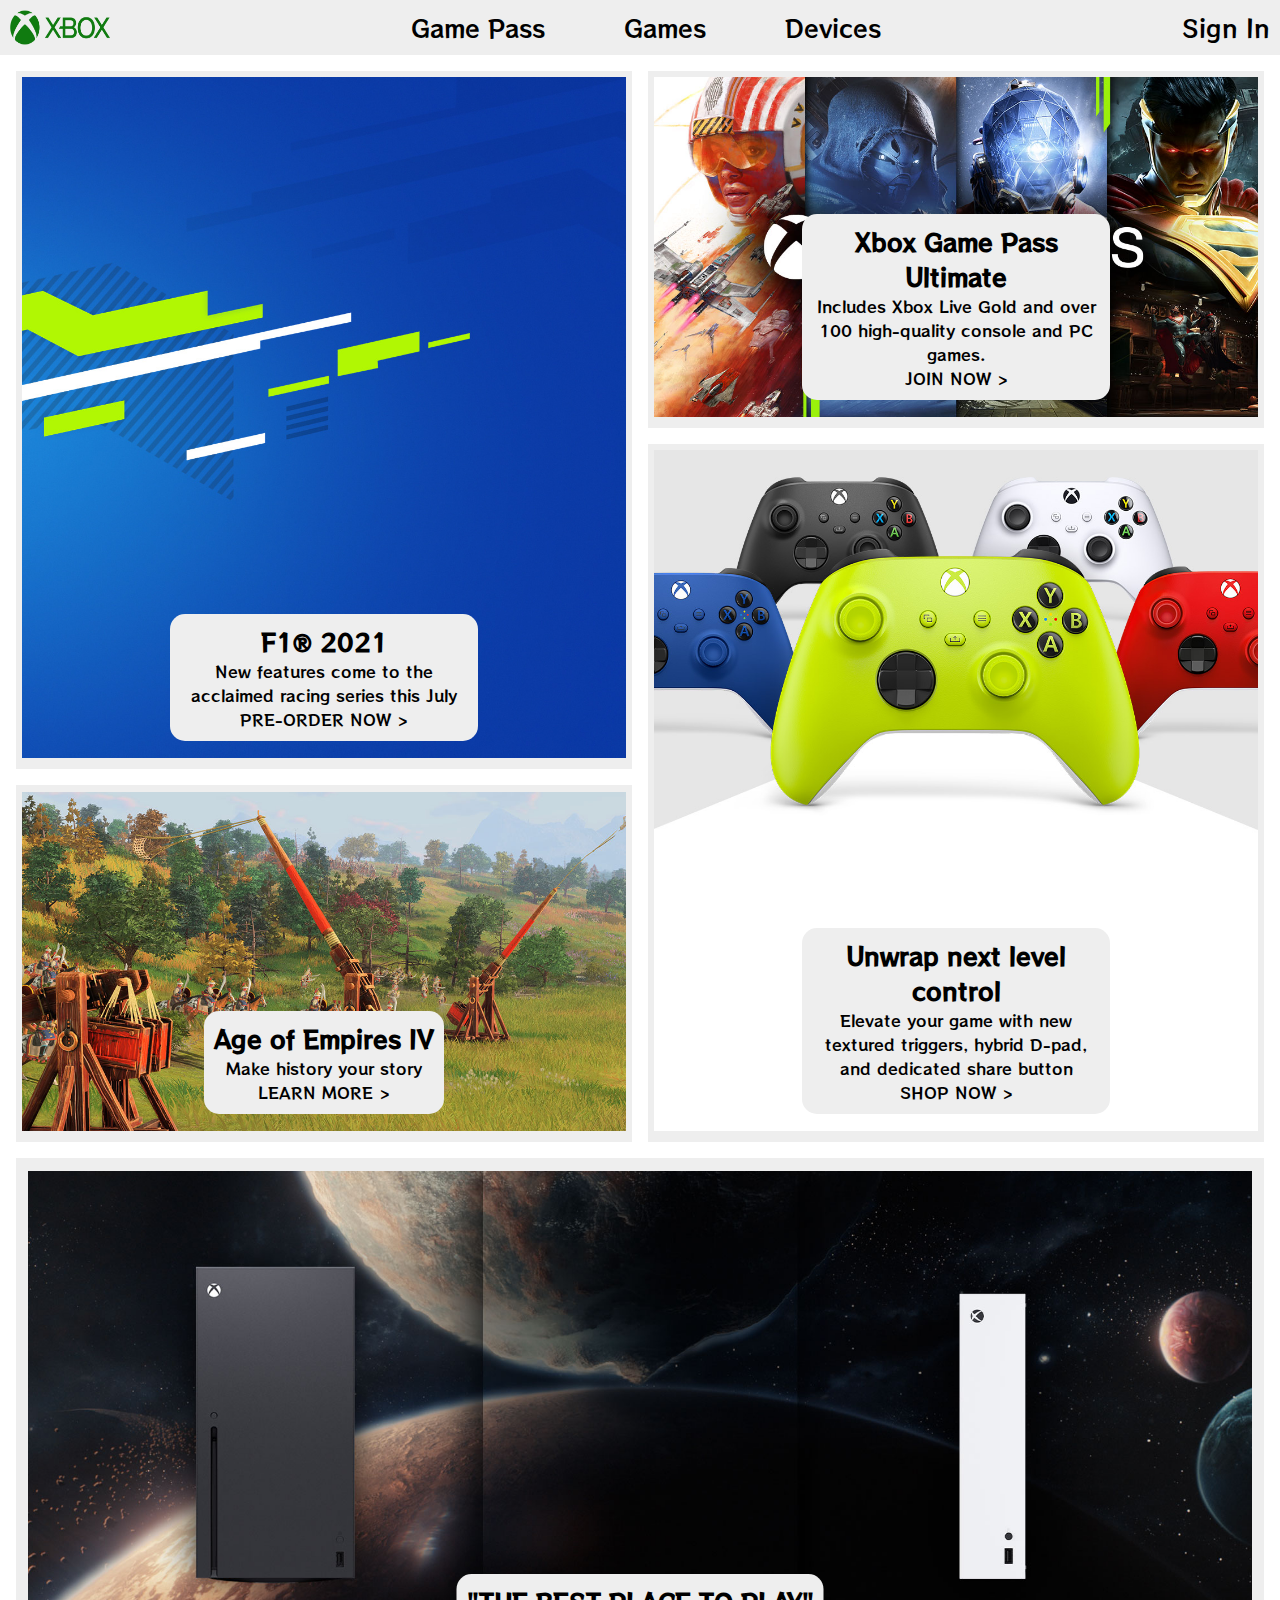
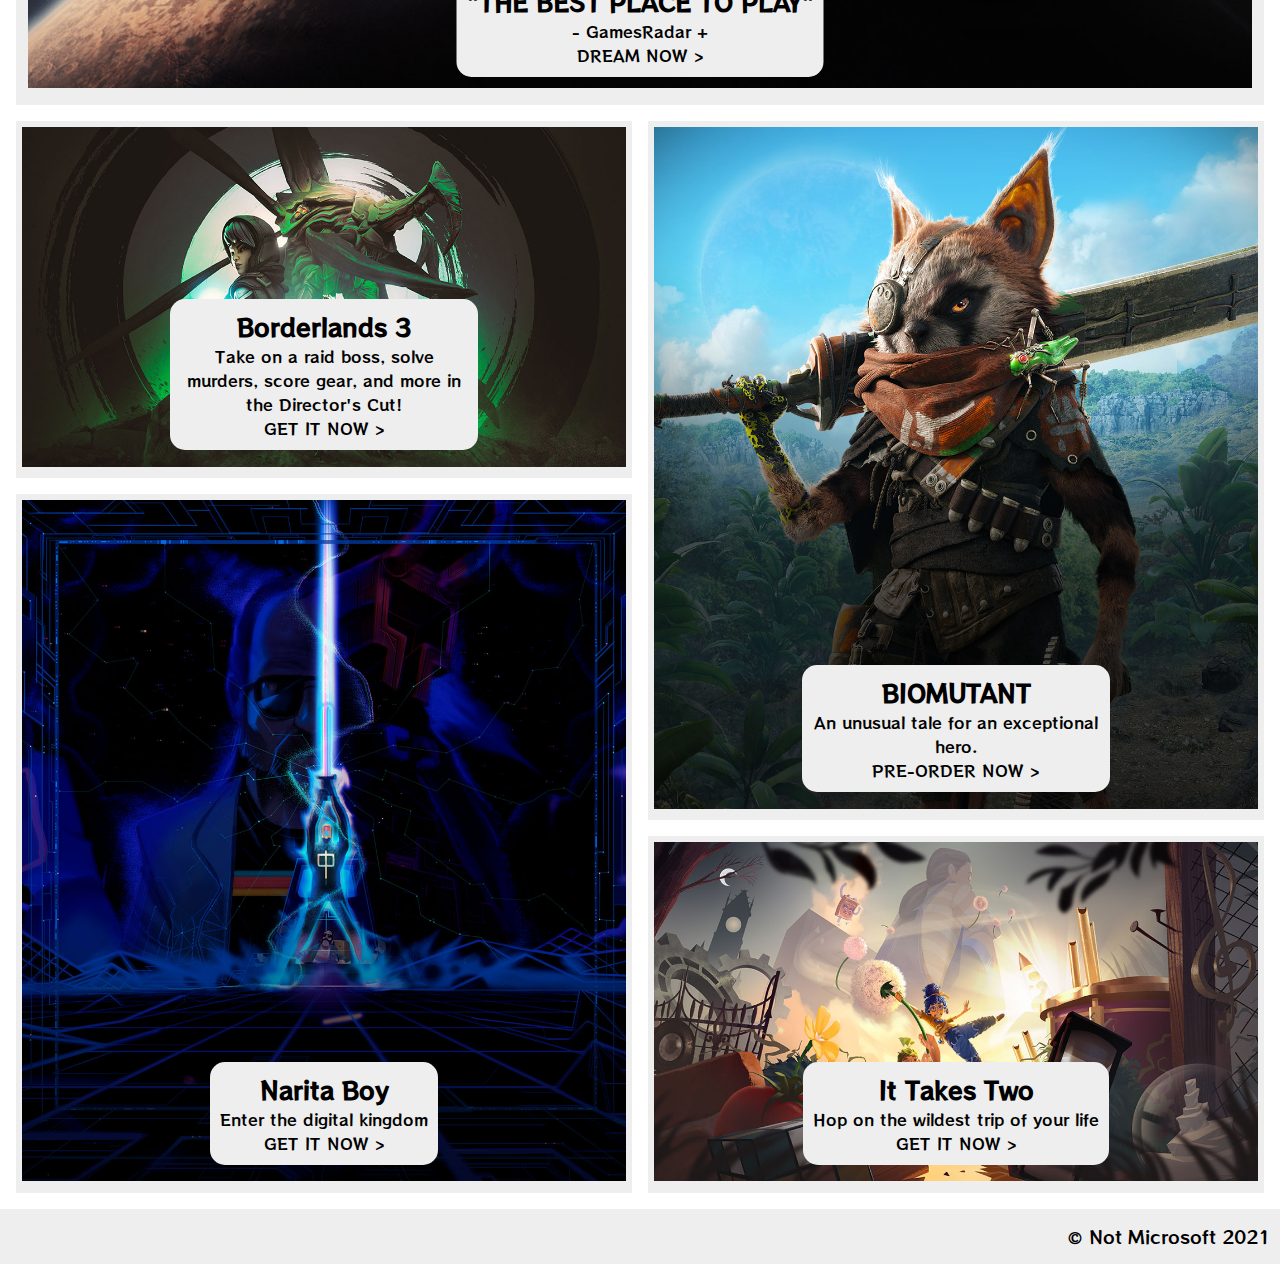
<file: index.html>
<!DOCTYPE html>
<html lang="en">

<head>
    <meta charset="UTF-8">
    <meta http-equiv="X-UA-Compatible" content="IE=edge">
    <meta name="viewport" content="width=device-width, initial-scale=1.0">
    <title>Xbox</title>
    <link rel="stylesheet" href="css/main.css">
    <link rel="stylesheet" href="css/main-content.css">
</head>

<body>
    <header class="main-header">
        <div class="header-item-logo">
            <img src="./images/logo_light.png" alt="Site logo here" id="header-item-logo-img" usemap="#image-map">
              <map name="image-map">
                <area alt="change-theme" title="change-theme"coords="14,17,16" shape="circle" id="ct"  cursor="pointer">
                <area alt="to-index" title="to-index" href="#" coords="36,30,100,5" shape="rect"  id="to-index" cursor="pointer">
            </map>          
        </div>
        <div class="header-menu">
            <div class="header-item"><a href="./game_pass.html">Game Pass</a></div>
            <div class="header-item"><a href="./games.html">Games</a></div>
            <div class="header-item"><a href="./devices.html">Devices</a></div>
        </div>
        <div class="header-item-login"><a href="./sign_up.html">Sign In</a></div>
    </header>
    
    <div class="main-content">
        <div class="mc-item long"><img src="./images/m_1.jpg" alt=""> <div class="mc-item-text">
            <h2>F1® 2021</h2>
            <p>New features come to the acclaimed racing series this July</p>
            <p> PRE-ORDER NOW ></p></div>
        </div>
        <div class="mc-item "><img src="./images/m_2.jpg" alt="">
        <div class="mc-item-text">
            <h2>Xbox Game Pass Ultimate</h2>
            <p>Includes Xbox Live Gold and over 100 high-quality console and PC games.</p> 
            <p>JOIN NOW ></p> 
        </div></div>
        <div class="mc-item long"><img src="./images/m_3.jpg" alt="">
            <div class="mc-item-text">
                <h2>Unwrap next level control</h2>
                <p>Elevate your game with new textured triggers, hybrid D-pad, and dedicated share button</p> 
                <p>SHOP NOW ></p> 
            </div>
        </div>
        <div class="mc-item "><img src="./images/m_4.jpg" alt="">
            <div class="mc-item-text">
                <h2>Age of Empires IV</h2>
                <p>Make history your story</p> 
                <p>LEARN MORE  ></p> 
            </div>
        </div>
        <div class="mc-item wide"><img src="./images/m_5.jpg" alt=""> 
            <div class="mc-item-text">
                <h2> "THE BEST PLACE TO PLAY"</h2>
                <p> - GamesRadar +</p> 
                <p> DREAM NOW ></p> 
            </div>
        </div>
        <div class="mc-item "><img src="./images/m_6.jpg" alt="">
            <div class="mc-item-text">
                <h2>Borderlands 3</h2>
                <p>Take on a raid boss, solve murders, score gear, and more in the Director's Cut!</p> 
                <p>GET IT NOW ></p> 
            </div>
        </div>
        <div class="mc-item long"><img src="./images/m_7.jpg" alt="">
            <div class="mc-item-text">
                <h2> BIOMUTANT</h2>
                <p> An unusual tale for an exceptional hero.</p> 
                <p> PRE-ORDER NOW ></p> 
            </div>
        </div>
        <div class="mc-item long"><img src="./images/m_8.jpg" alt="">
            <div class="mc-item-text">
                <h2> Narita Boy</h2>
                <p> Enter the digital kingdom</p> 
                <p>GET IT NOW ></p> 
            </div>
        </div>
        <div class="mc-item "><img src="./images/m_9.jpg" alt="">
            <div class="mc-item-text">
                <h2> It Takes Two</h2>
                <p> Hop on the wildest trip of your life</p> 
                <p> GET IT NOW ></p> 
            </div>
        </div>
    </div>
    <footer class="main-footer">
        <div class="footer-item">
            © Not Microsoft 2021
        </div>
    </footer>

    <script src="./scripts/header-scripts.js"></script>   
</body>

</html>
</file>
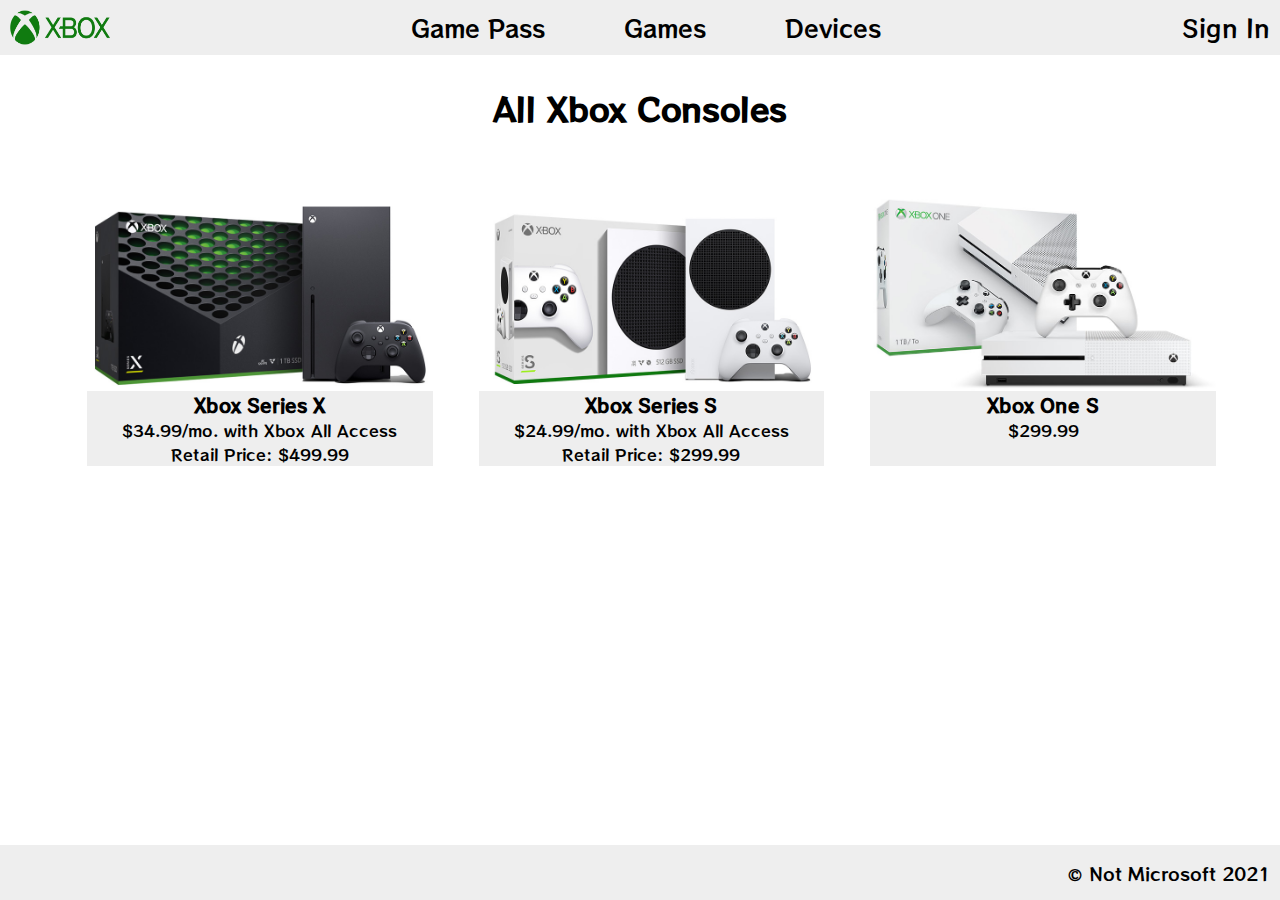
<file: devices.html>
<!DOCTYPE html>
<html lang="en">
<head>
    <meta charset="UTF-8">
    <meta http-equiv="X-UA-Compatible" content="IE=edge">
    <meta name="viewport" content="width=device-width, initial-scale=1.0">
    <title>Devices</title>
    <link rel="stylesheet" href="css/main.css">
    <link rel="stylesheet" href="css/devices.css">
</head>
<body>
    <header class="main-header">
        <div class="header-item-logo">
            <img src="./images/logo_light.png" alt="Site logo here" id="header-item-logo-img" usemap="#image-map">
              <map name="image-map">
                <area alt="change-theme" title="change-theme"coords="14,17,16" shape="circle" id="ct"  cursor="pointer">
                <area alt="to-index" title="to-index" href="./index.html" coords="36,30,100,5" shape="rect"  id="to-index" cursor="pointer">
            </map>          
        </div>
        <div class="header-menu">
            <div class="header-item"><a href="./game_pass.html">Game Pass</a></div>
            <div class="header-item"><a href="./games.html">Games</a></div>
            <div class="header-item"><a href="#">Devices</a></div>
        </div>
        <div class="header-item-login"><a href="./sign_up.html">Sign In</a></div>
    </header>
    <div class="devices-content">
        <div class="devices-text">
            <h1>All Xbox Consoles</h1>            
        </div>
        <div class="devices-table">
            <div class="dt-item">
                <img src="./images/c_1.jpg" alt="">
                <h3>Xbox Series X</h3>
                <p>$34.99/mo. with Xbox All Access</p>
                <p>Retail Price:  $499.99 </p>
            </div>
            <div class="dt-item">
                <img src="./images/c_2.jpg" alt="">
                <h3>Xbox Series S</h3>
                <p>$24.99/mo. with Xbox All Access</p>
                <p>Retail Price:  $299.99 </p>
            </div>
            <div class="dt-item">
                <img src="./images/c_3.jpg" alt="">
                <h3>Xbox One S</h3>                
                <p>$299.99 </p>
            </div>
        </div>
    </div>
    <footer class="main-footer">
        <div class="footer-item">
            © Not Microsoft 2021
        </div>
    </footer>

    <script src="./scripts/header-scripts.js"></script>  
</body>
</html>
</file>
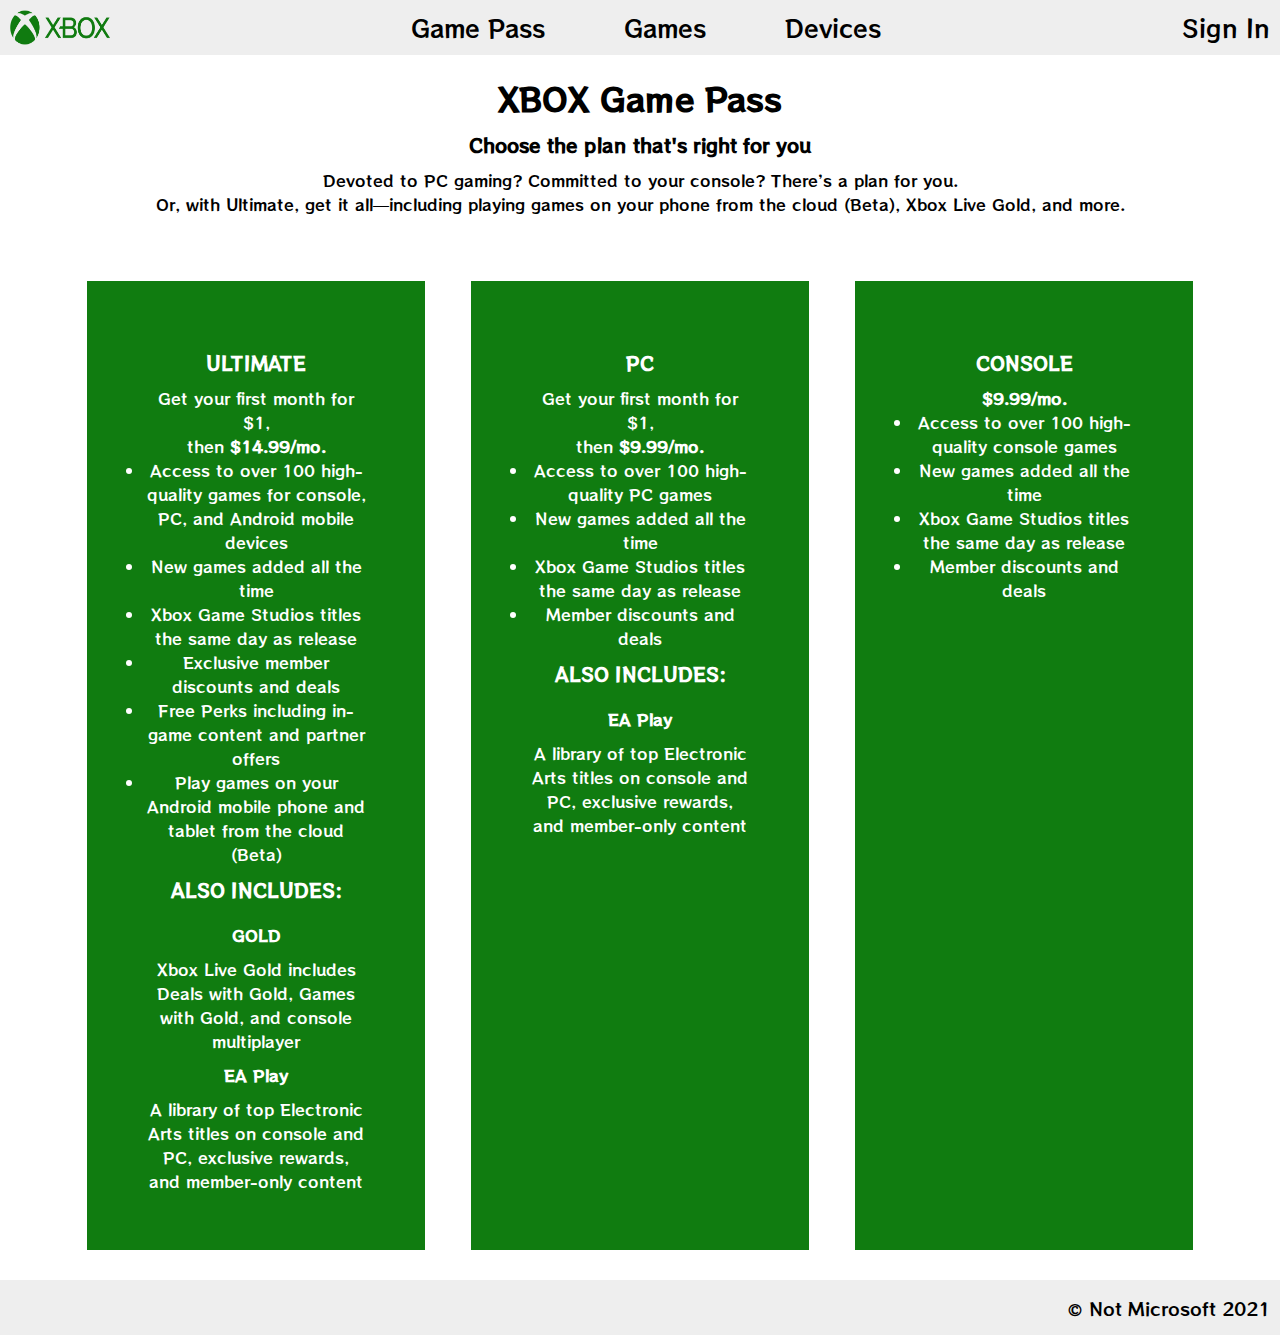
<file: game_pass.html>
<!DOCTYPE html>
<html lang="en">
<head>
    <meta charset="UTF-8">
    <meta http-equiv="X-UA-Compatible" content="IE=edge">
    <meta name="viewport" content="width=device-width, initial-scale=1.0">
    <title>Game Pass</title>
    <link rel="stylesheet" href="css/main.css">
    <link rel="stylesheet" href="css/game_pass.css">
</head>
<body>
    <header class="main-header">
        <div class="header-item-logo">
            <img src="./images/logo_light.png" alt="Site logo here" id="header-item-logo-img" usemap="#image-map">
              <map name="image-map">
                <area alt="change-theme" title="change-theme"coords="14,17,16" shape="circle" id="ct"  cursor="pointer">
                <area alt="to-index" title="to-index" href="./index.html" coords="36,30,100,5" shape="rect"  id="to-index" cursor="pointer">
            </map>          
        </div>
        <div class="header-menu">
            <div class="header-item"><a href="#">Game Pass</a></div>
            <div class="header-item"><a href="./games.html">Games</a></div>
            <div class="header-item"><a href="./devices.html">Devices</a></div>
        </div>
        <div class="header-item-login"><a href="./sign_up.html">Sign In</a></div>
    </header>
    <div class="gp-content">
       <div class="gp-text">
           <h1>XBOX Game Pass</h1>
           <h3>Choose the plan that's right for you</h3>
           <p>Devoted to PC gaming? Committed to your console? There’s a plan for you.</p>
           <p>Or, with Ultimate, get it all—including playing games on your phone from the cloud (Beta), Xbox Live Gold, and more.</p>          
       </div>
       <div class="gp-content-graph">
        <div class="graph-item">
            <h3>ULTIMATE</h3>
            <p> Get your first month for $1,</p>
            <p>then <b>$14.99/mo.</b></p>
           <ul>
               <li>Access to over 100 high-quality games for console, PC, and Android mobile devices</li>
               <li>New games added all the time</li>
               <li>Xbox Game Studios titles the same day as release</li>
               <li>Exclusive member discounts and deals</li>
               <li>Free Perks including in-game content and partner offers</li>
               <li>Play games on your Android mobile phone and tablet from the cloud (Beta)</li>
           </ul>
           <h3>ALSO INCLUDES:</h3>
           <h4>GOLD</h4>
           <p>Xbox Live Gold includes Deals with Gold, Games with Gold, and console multiplayer</p>
           <h4>EA Play</h4>
           <p>A library of top Electronic Arts titles on console and PC, exclusive rewards, and member-only content</p>

        </div>
        <div class="graph-item">
            <h3>PC</h3>
            <p> Get your first month for $1,</p>
            <p>then <b>$9.99/mo.</b></p>
            <ul>
                <li>Access to over 100 high-quality PC games</li>
                <li>New games added all the time</li>
                <li>Xbox Game Studios titles the same day as release</li>
                <li>Member discounts and deals</li>                
            </ul>
            <h3>ALSO INCLUDES:</h3>
            <h4>EA Play</h4>
            <p>A library of top Electronic Arts titles on console and PC, exclusive rewards, and member-only content</p>
        </div>
        <div class="graph-item">
            <h3>CONSOLE</h3>
            <p> <b>$9.99/mo.</b></p>
            <ul>
                <li>Access to over 100 high-quality console  games</li>
                <li>New games added all the time</li>
                <li>Xbox Game Studios titles the same day as release</li>
                <li>Member discounts and deals</li>                
            </ul>
        </div>
    </div>
    </div>
    <footer class="main-footer">
        <div class="footer-item">
            © Not Microsoft 2021
        </div>
    </footer>

    <script src="./scripts/header-scripts.js"></script>
</body>
</html>
</file>
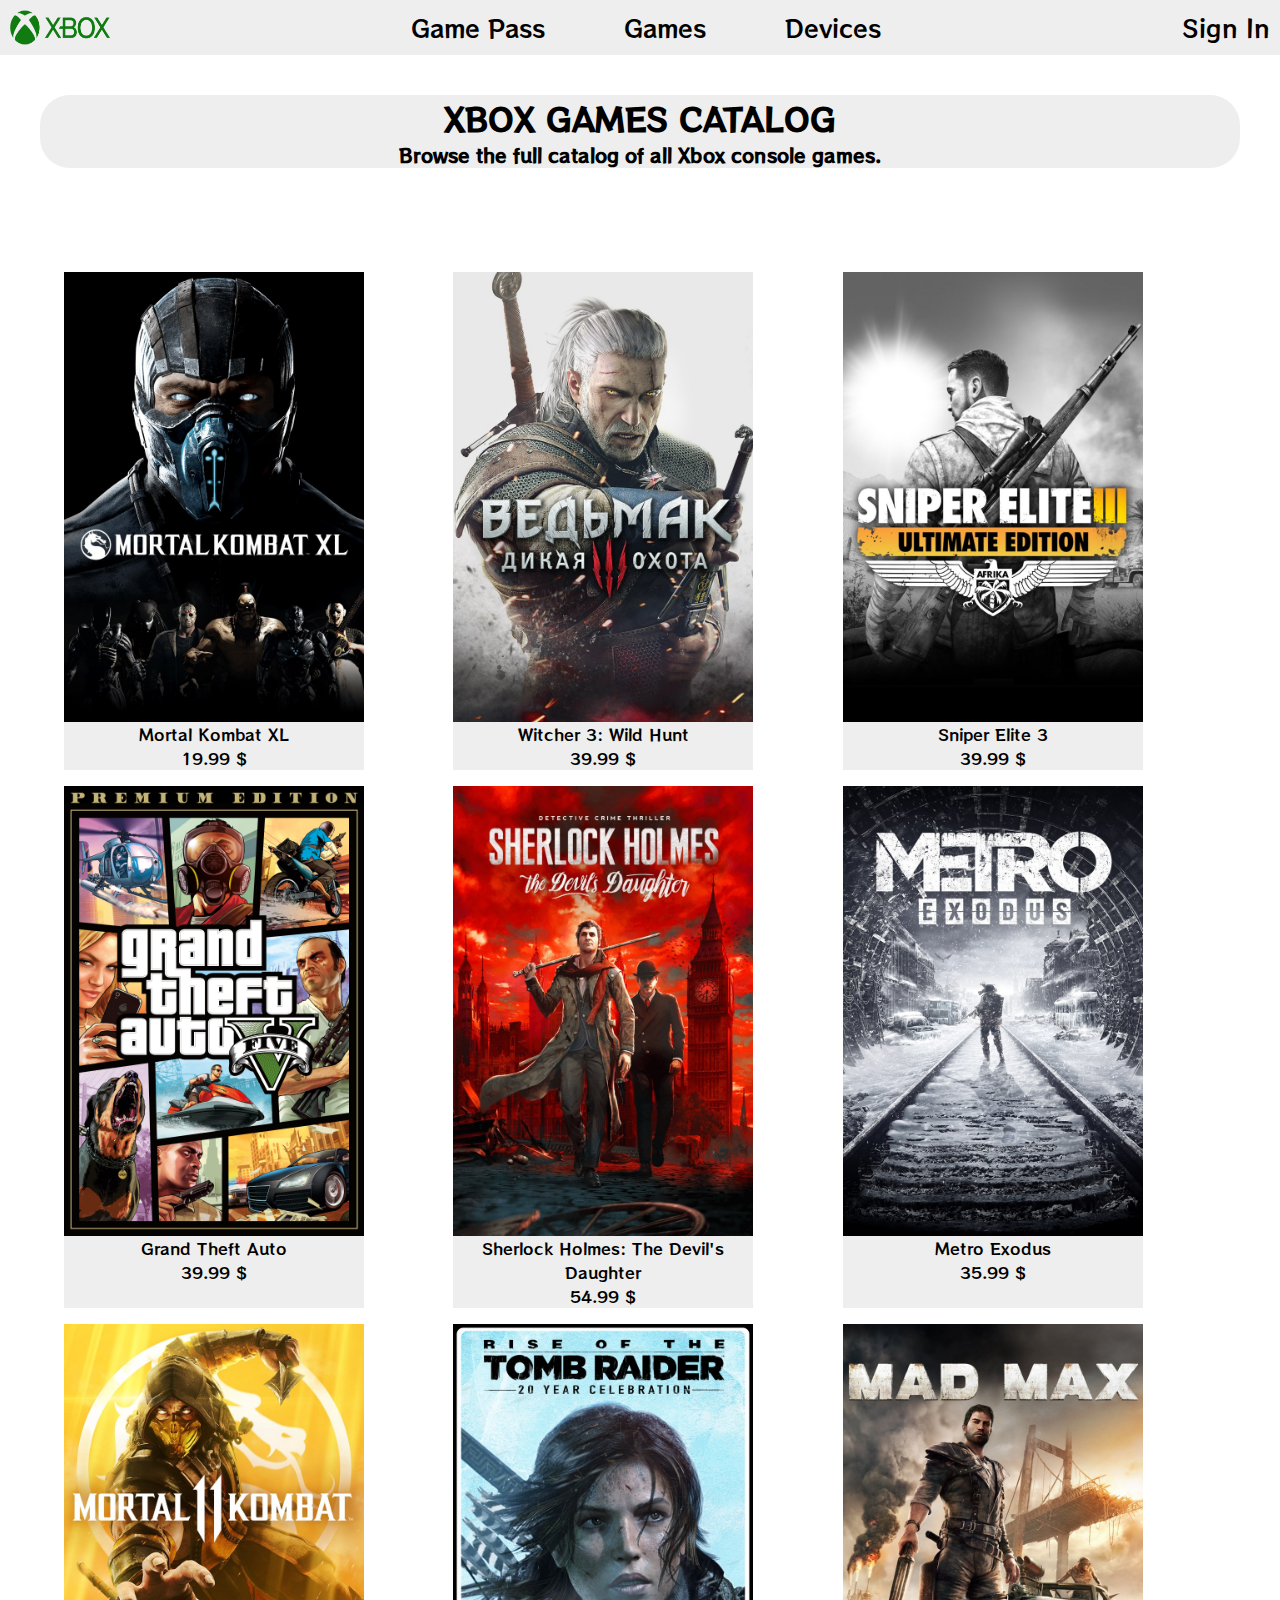
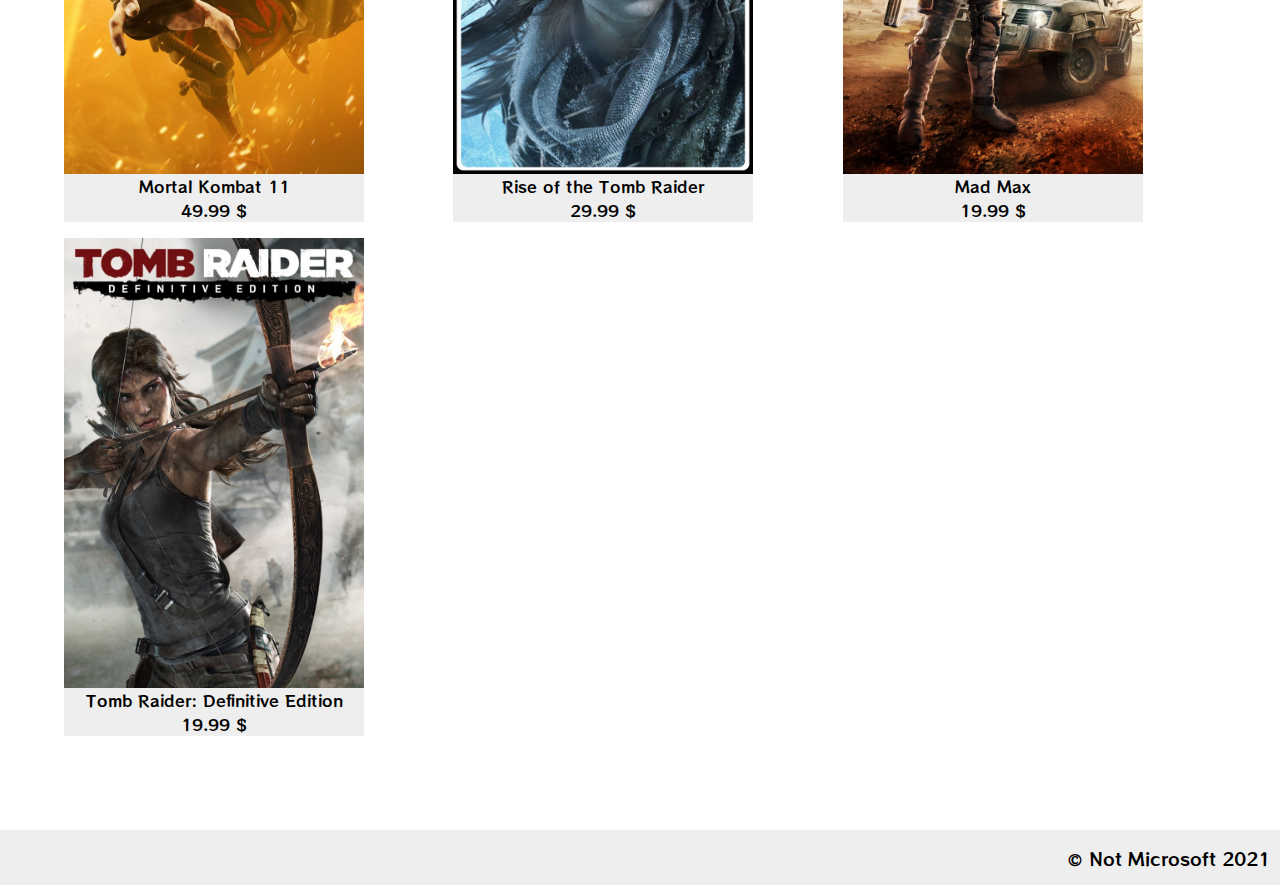
<file: games.html>
<!DOCTYPE html>
<html lang="en">
<head>
    <meta charset="UTF-8">
    <meta http-equiv="X-UA-Compatible" content="IE=edge">
    <meta name="viewport" content="width=device-width, initial-scale=1.0">
    <title>Games</title>
    <link rel="stylesheet" href="css/main.css">
    <link rel="stylesheet" href="css/games.css">
</head>
<body>
    <header class="main-header">
        <div class="header-item-logo">
            <img src="./images/logo_light.png" alt="Site logo here" id="header-item-logo-img" usemap="#image-map">
              <map name="image-map">
                <area alt="change-theme" title="change-theme"coords="14,17,16" shape="circle" id="ct"  cursor="pointer">
                <area alt="to-index" title="to-index" href="./index.html" coords="36,30,100,5" shape="rect"  id="to-index" cursor="pointer">
            </map>          
        </div>
        <div class="header-menu">
            <div class="header-item"><a href="./game_pass.html">Game Pass</a></div>
            <div class="header-item"><a href="#">Games</a></div>
            <div class="header-item"><a href="./devices.html">Devices</a></div>
        </div>
        <div class="header-item-login"><a href="./sign_up.html">Sign In</a></div>
    </header>
    <div class="games-content">
        <div class="games-text">
            <h1>XBOX GAMES CATALOG</h1>
            <h3>Browse the full catalog of all Xbox console games.</h3>
        </div>
        <div class="games-grid">
            <div class="gg-item">
                <img src="./images/g_1.jpg">
                <p>Mortal Kombat XL</p>
                <p>19.99 $</p>
            </div>
            <div class="gg-item">
                <img src="./images/g_2.jpg">
                <p>Witcher 3: Wild Hunt</p>
                <p>39.99 $</p>
            </div>
            <div class="gg-item">
                <img src="./images/g_3.jpg">
                <p>Sniper Elite 3</p>
                <p>39.99 $</p>
            </div>
            <div class="gg-item">
                <img src="./images/g_4.jpg">
                <p>Grand Theft Auto</p>
                <p>39.99 $</p>
            </div>
            <div class="gg-item">
                <img src="./images/g_5.jpg">
                <p>Sherlock Holmes: The Devil's Daughter</p>
                <p>54.99 $</p>
            </div>
            <div class="gg-item">
                <img src="./images/g_6.jpg">
                <p>Metro Exodus</p>
                <p>35.99 $</p>
            </div>
            <div class="gg-item">
                <img src="./images/g_7.jpg">
                <p>Mortal Kombat 11</p>
                <p>49.99 $</p>
            </div>
            <div class="gg-item">
                <img src="./images/g_8.jpg">
                <p>Rise of the Tomb Raider</p>
                <p>29.99 $</p>
            </div>
            <div class="gg-item">
                <img src="./images/g_9.jpg">
                <p>Mad Max</p>
                <p>19.99 $</p>
            </div>
            <div class="gg-item">
                <img src="./images/g_10.jpg">
                <p>Tomb Raider: Definitive Edition</p>
                <p>19.99 $</p>
            </div>
        </div>
    </div>
    <footer class="main-footer">
        <div class="footer-item">
            © Not Microsoft 2021
        </div>
    </footer>

    <script src="./scripts/header-scripts.js"></script>  
</body>
</html>
</file>
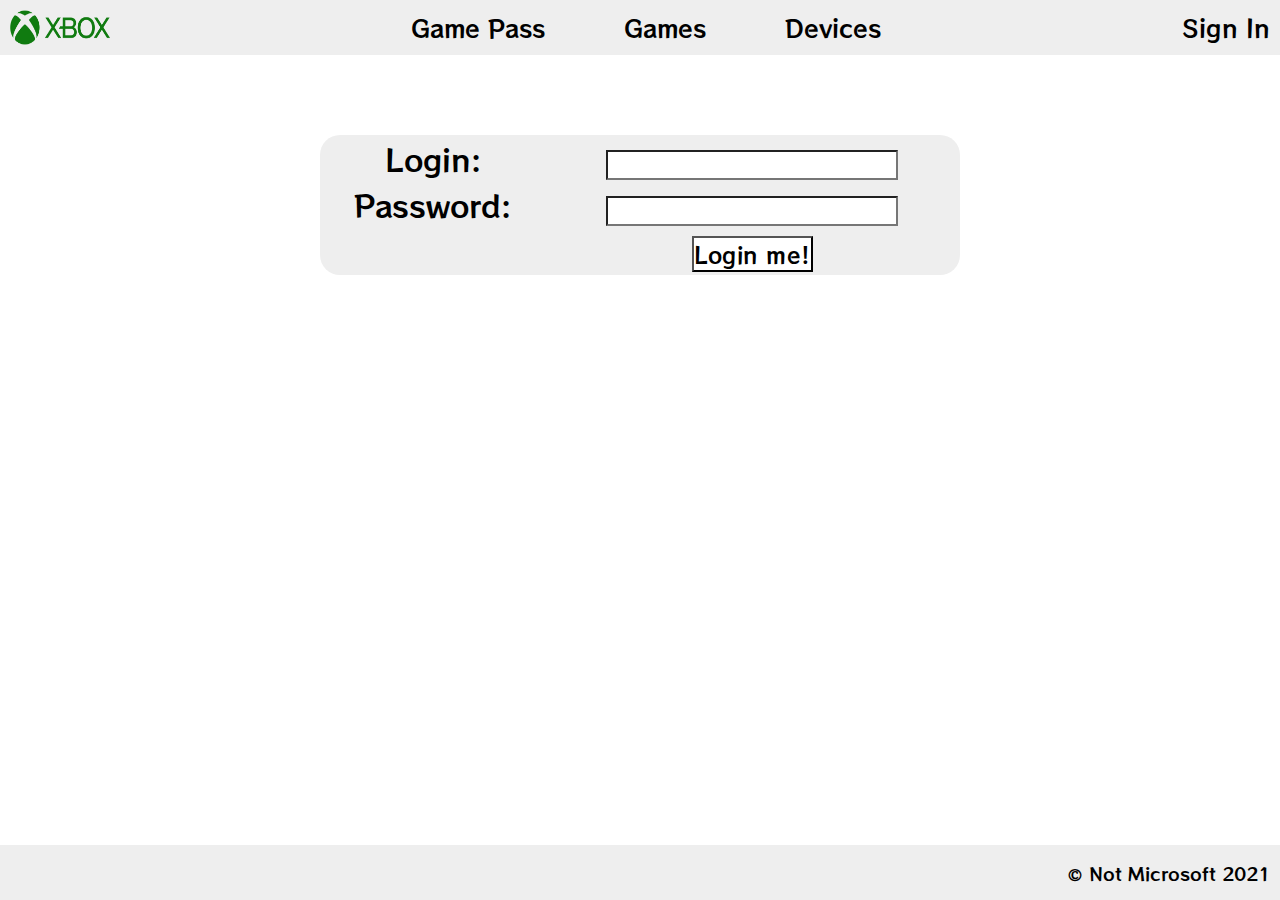
<file: sign_up.html>
<!DOCTYPE html>
<html lang="en">
<head>
    <meta charset="UTF-8">
    <meta http-equiv="X-UA-Compatible" content="IE=edge">
    <meta name="viewport" content="width=device-width, initial-scale=1.0">
    <title>Sign Up</title>
    <link rel="stylesheet" href="./css/main.css">
    <link rel="stylesheet" href="./css/sign_up.css">
</head>
<body>
    <header class="main-header">
        <div class="header-item-logo">
            <img src="./images/logo_light.png" alt="Site logo here" id="header-item-logo-img" usemap="#image-map">
              <map name="image-map">
                <area alt="change-theme" title="change-theme"coords="14,17,16" shape="circle" id="ct"  cursor="pointer">
                <area alt="to-index" title="to-index" href="./index.html" coords="36,30,100,5" shape="rect"  id="to-index" cursor="pointer">
            </map>          
        </div>
        <div class="header-menu">
            <div class="header-item"><a href="./game_pass.html">Game Pass</a></div>
            <div class="header-item"><a href="./games.html">Games</a></div>
            <div class="header-item"><a href="./devices.html">Devices</a></div>
        </div>
        <div class="header-item-login"><a href="#">Sign In</a></div>
    </header>
    <div class="su-content">
        <div class="sign-up-area">
            <form action="./some_php_file.php" method="POST">
                <table>
                    <tr>
                        <td>Login:</td>
                        <td><input type="text" name="login" id="login"></td>
                    </tr>
                    <tr>
                        <td>Password:</td>
                        <td><input type="password" name="password" id="password"></td>
                    </tr>
                    <tr>
                        <td></td>
                        <td><input type="submit" value="Login me!"></td>
                    </tr>
                </table>
            </form>
        </div>
    </div>
    <footer class="main-footer">
        <div class="footer-item">
            © Not Microsoft 2021
        </div>
    </footer>

    <script src="./scripts/header-scripts.js"></script>   
</body>
</html>
</file>
<file: css/main.css>
@import url('./header.css');
@import url('./footer.css');
@import url('./theme.css');

@import url('https://fonts.googleapis.com/css2?family=RocknRoll+One&display=swap');

*{
    margin: 0;
    padding: 0;
    box-sizing: border-box;
    
}

a {
    text-decoration: none;
    color:var(--text-color);
}

html, body {
    height: 100%;
  }

body {
    min-width: 500px;
    background-color: var(--body-color);
    font-family: 'RocknRoll One', sans-serif;
    display: flex;
    flex-direction: column;
}
</file>
<file: css/main-content.css>
@import url('./theme.css');


.main-content {
    padding: 1rem;   
    flex: 1 0 auto;
    display: grid;
    gap: 1rem;
    grid-template-columns: 1fr;
} 

@media screen and (min-width: 1000px) {
    .main-content {
        padding: 1rem;   
        flex: 1 0 auto;
        display: grid;
        gap: 1rem;
        grid-template-columns: 1fr 1fr;
        
    }
    
    .long {
        grid-row:  span 2 / auto;
    }

    .wide {        
        grid-column:  span 2 / auto;
    }
}


.mc-item{   
    background-color: var(--main-color);
    color: var(--text-color);
    padding: 1%;
    position: relative;
    text-align: center;
}

.mc-item:hover {
    transform: translateY(-3px) scale(1.03);
}

.mc-item-text {
    background-color: var(--main-color);
    position: absolute;
    bottom: 28px;
    left: 50%;
    transform: translate(-50%);
    padding: 10px;
    cursor: pointer;
    border-radius: 15px;
}

.mc-item-text:focus {
    outline: none;
}

.mc-item-text:hover {
    text-decoration: underline;
    text-decoration-color: var(--alternative-color);
    text-decoration-thickness: 3px;
}

.mc-item img {
    width: 100%;  
}
</file>
<file: css/devices.css>
@import url('./theme.css');

.devices-content{
    flex: 1 0 auto;
    display: flex;
    flex-direction: column; 
    text-align: center;
    color: var(--text-color); 
    margin-bottom: 30px;   
}

.devices-text {
    margin-top: 30px;
}

.devices-table {
    display: flex;
    flex-direction: column;
    width: 90%;
    margin-left: 5%;
    margin-right: 5%;
    margin-top: 35px;
}

.dt-item {
    display: flex;
    flex-direction: column;
    width: 100%;
    margin-top: 30px;   
    background-color:var(--main-color);
    color: var(--text-color);
    text-align: center
    
}


@media screen and (min-width: 750px) {
    .devices-table {
        flex-direction: row;
    }
    .dt-item {        
        margin-top: 30px;
        width: 30%;
        margin-left: 2%;
        margin-right: 2%;
       
    }
}
</file>
<file: css/game_pass.css>
@import url('./theme.css');

.gp-content {      
    flex: 1 0 auto;
    display: flex;
    flex-direction: column; 
    text-align: center;
    color: var(--text-color); 
    margin-bottom: 30px;
}

.gp-text {   
    margin-top: 20px;
}

.gp-content-graph {
    display: flex;
    flex-direction: column;
    width: 90%;
    margin-left: 5%;
    margin-right: 5%;
    margin-top: 35px;
}

.graph-item {
    display: flex;
    flex-direction: column;
    width: 100%;
    margin-top: 30px;   
    background-color:var(--alternative-color);
    color: #fff;
    text-align: center;
    padding: 5%;
}

.graph-item h2, h3, h4 {
    margin-top: 10px;
    margin-bottom: 10px;
}

@media screen and (min-width: 1000px) {
    .gp-content-graph {
        flex-direction: row;
    }
    .graph-item {        
        margin-top: 30px;
        width: 30%;
        margin-left: 2%;
        margin-right: 2%;
       
    }
}
</file>
<file: css/games.css>
@import url('./theme.css');

.games-content{
    flex: 1 0 auto;
    display: flex;
    flex-direction: column; 
    text-align: center;
    color: var(--text-color); 
    margin-bottom: 30px;
}

.games-text {
    margin: 40px;
    background-color: var(--main-color);
    border-radius: 30px;
}

.games-grid{
    margin: 5%;
    display: grid;
    gap: 1rem;
    grid-template-columns: repeat(auto-fit, minmax(300px, 1fr));
}

.gg-item {
    display: flex;
    flex-direction: column;
    background-color: var(--main-color);
    color: var(--text-color);
    width: 300px; 
}

.gg-item:hover {
    transform: translateY(-3px) scale(1.05);
}

.gg-item img {
    width: 300px;
}

@media screen and (max-width: 700px) {
    .gg-item {
        width: 100%;
    }
    .gg-item img {
        width: 100%;
    }
}
</file>
<file: css/sign_up.css>
@import url('./theme.css');

.su-content {      
    flex: 1 0 auto;
    display: grid; 
    grid-template-columns: clamp(420px, 50%, 900px); 
    grid-template-rows: minmax(150px, 300px);
    justify-content: center;
    align-items: center;
    
} 

.sign-up-area {
    font-size: 30px;
    background-color: var(--main-color);
    color: var(--text-color);
    border-radius: 20px;
}

.sign-up-area table {
    width: 100%;
    text-align: center;
}

.sign-up-area input[type=text], .sign-up-area input[type=password] {
    font-size: 22px;
    background-color: var(--body-color);
    color: var(--text-color);
}

.sign-up-area input[type=submit] {
    background-color: var(--body-color);
    color: var(--text-color);
    font-size: 22px;
    font-family: 'RocknRoll One', sans-serif;
}
</file>
